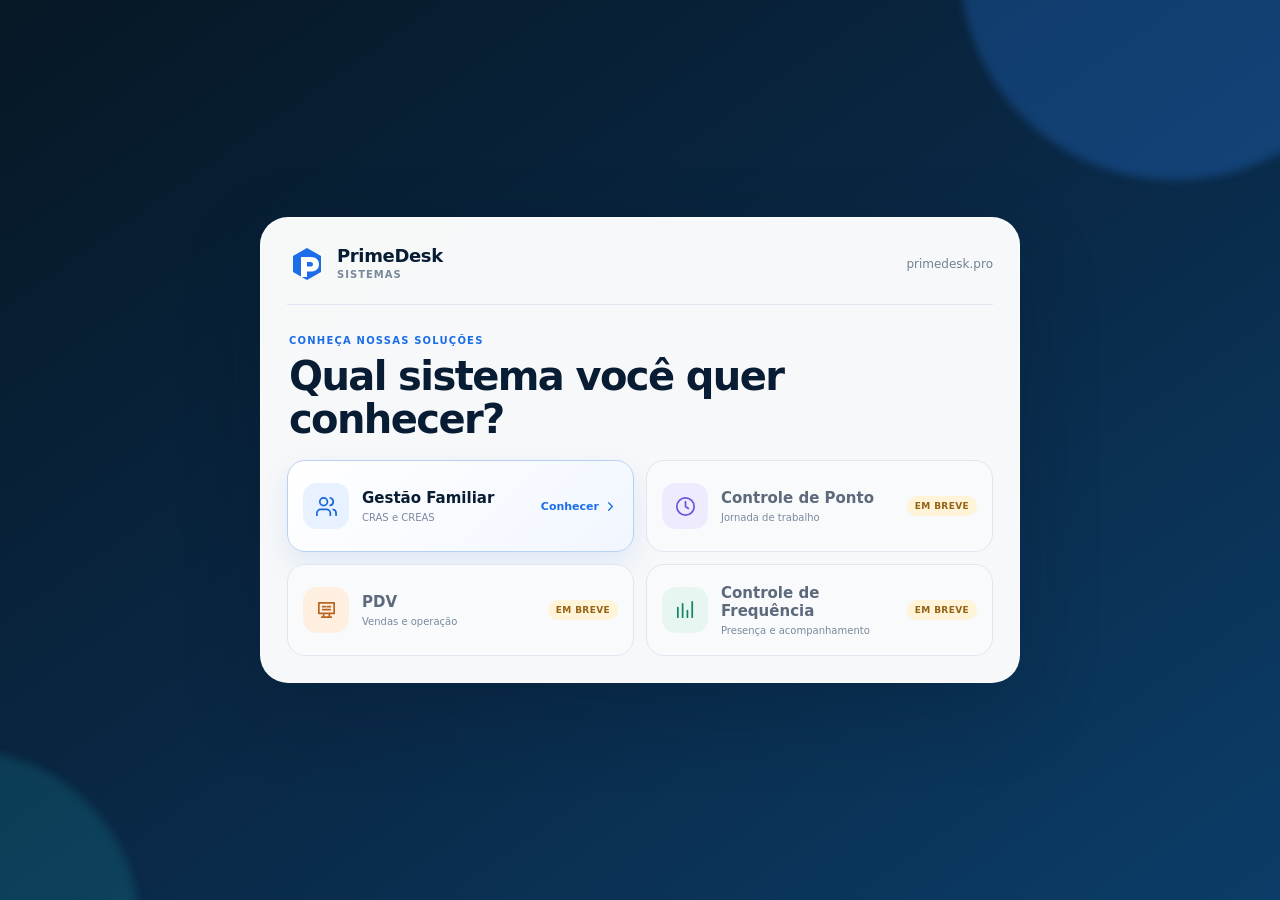
<file: index.html>
<!doctype html>
<html lang="pt-BR">
<head>
  <meta charset="utf-8">
  <meta name="viewport" content="width=device-width, initial-scale=1, viewport-fit=cover">
  <meta name="description" content="Escolha o sistema PrimeDesk que deseja conhecer.">
  <meta name="theme-color" content="#081d33">
  <title>PrimeDesk | Escolha um sistema</title>
  <link rel="stylesheet" href="styles.css">
</head>
<body>
  <main class="selection-page">
    <div class="background-orb orb-one" aria-hidden="true"></div>
    <div class="background-orb orb-two" aria-hidden="true"></div>

    <section class="system-picker" aria-labelledby="picker-title">
      <header class="picker-header">
        <a class="brand" href="./" aria-label="PrimeDesk Sistemas">
          <span class="brand-mark" aria-hidden="true">
            <svg viewBox="0 0 40 40"><path d="M20 4 34 12v16L20 36 6 28V12L20 4Z"/><path class="brand-cut" d="M14 13h9.5c5.5 0 8.5 2.8 8.5 7.2 0 4.5-3 7.3-8.5 7.3H20V33h-6V13Zm6 5v4.5h3.2c1.8 0 2.8-.8 2.8-2.3 0-1.4-1-2.2-2.8-2.2H20Z"/></svg>
          </span>
          <span class="brand-copy"><strong>PrimeDesk</strong><small>Sistemas</small></span>
        </a>
        <span class="domain">primedesk.pro</span>
      </header>

      <div class="picker-intro">
        <span class="eyebrow">Conheça nossas soluções</span>
        <h1 id="picker-title">Qual sistema você quer conhecer?</h1>
      </div>

      <div class="system-options" aria-label="Sistemas PrimeDesk">
        <a class="system-option available" href="gestao_familiar/">
          <span class="option-icon icon-family" aria-hidden="true">
            <svg viewBox="0 0 24 24"><path d="M16 21v-2a4 4 0 0 0-4-4H6a4 4 0 0 0-4 4v2M9 11a4 4 0 1 0 0-8 4 4 0 0 0 0 8Zm13 10v-2a4 4 0 0 0-3-3.87M16 3.13a4 4 0 0 1 0 7.75"/></svg>
          </span>
          <span class="option-copy"><strong>Gestão Familiar</strong><small>CRAS e CREAS</small></span>
          <span class="option-action">Conhecer <svg viewBox="0 0 24 24" aria-hidden="true"><path d="m9 18 6-6-6-6"/></svg></span>
        </a>

        <div class="system-option pending" aria-label="Controle de Ponto, em breve">
          <span class="option-icon icon-clock" aria-hidden="true">
            <svg viewBox="0 0 24 24"><circle cx="12" cy="12" r="9"/><path d="M12 7v5l3 2"/></svg>
          </span>
          <span class="option-copy"><strong>Controle de Ponto</strong><small>Jornada de trabalho</small></span>
          <span class="option-status">Em breve</span>
        </div>

        <div class="system-option pending" aria-label="PDV, em breve">
          <span class="option-icon icon-pdv" aria-hidden="true">
            <svg viewBox="0 0 24 24"><path d="M4 4h16v11H4zM7 19h10M9 15v4m6-4v4M8 8h3m2 0h3m-8 3h8"/></svg>
          </span>
          <span class="option-copy"><strong>PDV</strong><small>Vendas e operação</small></span>
          <span class="option-status">Em breve</span>
        </div>

        <div class="system-option pending" aria-label="Controle de Frequência, em breve">
          <span class="option-icon icon-frequency" aria-hidden="true">
            <svg viewBox="0 0 24 24"><path d="M4 19V9m5 10V5m5 14v-7m5 7V3"/></svg>
          </span>
          <span class="option-copy"><strong>Controle de Frequência</strong><small>Presença e acompanhamento</small></span>
          <span class="option-status">Em breve</span>
        </div>
      </div>
    </section>
  </main>

  <script src="script.js"></script>
</body>
</html>
</file>
<file: styles.css>
:root {
  --navy: #081d33;
  --navy-light: #0d3155;
  --blue: #1b6ee8;
  --ink: #10243b;
  --muted: #6a788b;
  --line: #dfe7f0;
  --white: #ffffff;
  --surface: #f5f8fc;
  --green: #12845b;
  --green-soft: #e7f7f0;
  --amber: #956313;
  --amber-soft: #fff3d8;
  --shadow: 0 28px 80px rgba(4, 20, 37, .22);
}

* { box-sizing: border-box; }
html { min-height: 100%; }
body {
  min-height: 100%;
  margin: 0;
  color: var(--ink);
  background: var(--navy);
  font-family: Inter, ui-sans-serif, system-ui, -apple-system, BlinkMacSystemFont, "Segoe UI", sans-serif;
  -webkit-font-smoothing: antialiased;
}
a { color: inherit; text-decoration: none; }
svg { display: block; }

.selection-page {
  position: relative;
  isolation: isolate;
  min-height: 100vh;
  min-height: 100svh;
  display: grid;
  place-items: center;
  overflow: hidden;
  padding: max(18px, env(safe-area-inset-top)) max(14px, env(safe-area-inset-right)) max(18px, env(safe-area-inset-bottom)) max(14px, env(safe-area-inset-left));
  background: linear-gradient(145deg, #061725 0%, #0a2b4a 58%, #0b3d68 100%);
}
.background-orb {
  position: absolute;
  z-index: -1;
  border-radius: 50%;
  filter: blur(4px);
  pointer-events: none;
}
.orb-one { width: 430px; height: 430px; top: -250px; right: -110px; background: rgba(46, 134, 255, .25); }
.orb-two { width: 360px; height: 360px; left: -220px; bottom: -210px; background: rgba(32, 184, 196, .16); }

.system-picker {
  width: min(100%, 760px);
  max-height: calc(100svh - 36px);
  overflow: auto;
  padding: 26px;
  border: 1px solid rgba(255,255,255,.5);
  border-radius: 28px;
  background: rgba(255,255,255,.97);
  box-shadow: var(--shadow);
  scrollbar-width: thin;
}
.picker-header {
  display: flex;
  align-items: center;
  justify-content: space-between;
  gap: 18px;
  padding-bottom: 20px;
  border-bottom: 1px solid var(--line);
}
.brand { display: inline-flex; align-items: center; gap: 10px; }
.brand-mark { width: 40px; height: 40px; }
.brand-mark svg { width: 100%; height: 100%; fill: var(--blue); }
.brand-mark .brand-cut { fill: var(--white); }
.brand-copy { display: flex; flex-direction: column; line-height: 1.05; }
.brand-copy strong { color: var(--navy); font-size: 18px; letter-spacing: -.02em; }
.brand-copy small { margin-top: 4px; color: #79889a; font-size: 10px; font-weight: 700; letter-spacing: .1em; text-transform: uppercase; }
.domain { color: #718095; font-size: 12px; }

.picker-intro { padding: 24px 2px 19px; }
.eyebrow { color: var(--blue); font-size: 10px; font-weight: 800; letter-spacing: .12em; text-transform: uppercase; }
.picker-intro h1 {
  max-width: 560px;
  margin: 7px 0 0;
  color: var(--navy);
  font-size: clamp(28px, 5vw, 40px);
  line-height: 1.08;
  letter-spacing: -.04em;
}

.system-options { display: grid; grid-template-columns: repeat(2, minmax(0, 1fr)); gap: 12px; }
.system-option {
  min-width: 0;
  min-height: 92px;
  display: grid;
  grid-template-columns: auto minmax(0, 1fr) auto;
  align-items: center;
  gap: 13px;
  padding: 15px;
  border: 1px solid var(--line);
  border-radius: 18px;
  background: var(--white);
}
.system-option.available {
  border-color: #b7d1f5;
  background: linear-gradient(135deg, #ffffff, #f1f6ff);
  box-shadow: 0 12px 30px rgba(27,110,232,.11);
  transition: transform .2s ease, border-color .2s ease, box-shadow .2s ease;
}
.system-option.available:hover,
.system-option.available:focus-visible {
  transform: translateY(-2px);
  border-color: #78a9ec;
  box-shadow: 0 16px 34px rgba(27,110,232,.17);
  outline: none;
}
.system-option.pending { color: #7d8998; background: #f8fafc; }
.option-icon {
  width: 46px;
  height: 46px;
  display: grid;
  place-items: center;
  border-radius: 14px;
}
.option-icon svg { width: 23px; height: 23px; fill: none; stroke: currentColor; stroke-width: 1.8; stroke-linecap: round; stroke-linejoin: round; }
.icon-family { color: #1767da; background: #e8f1ff; }
.icon-clock { color: #6757d8; background: #eeebff; }
.icon-pdv { color: #b96520; background: #ffefe1; }
.icon-frequency { color: #148369; background: #e7f6f1; }
.option-copy { min-width: 0; display: flex; flex-direction: column; }
.option-copy strong { overflow-wrap: anywhere; color: var(--navy); font-size: 15px; line-height: 1.2; }
.pending .option-copy strong { color: #5d6a7b; }
.option-copy small { margin-top: 4px; color: #7a899c; font-size: 10px; line-height: 1.3; }
.option-action { display: inline-flex; align-items: center; gap: 4px; color: var(--blue); font-size: 11px; font-weight: 800; white-space: nowrap; }
.option-action svg { width: 15px; height: 15px; fill: none; stroke: currentColor; stroke-width: 2; stroke-linecap: round; stroke-linejoin: round; }
.option-status { padding: 5px 8px; border-radius: 999px; color: var(--amber); background: var(--amber-soft); font-size: 9px; font-weight: 800; letter-spacing: .04em; text-transform: uppercase; white-space: nowrap; }

@media (max-width: 620px) {
  .selection-page { place-items: start center; overflow: auto; }
  .system-picker { max-height: none; padding: 20px; border-radius: 23px; }
  .picker-header { padding-bottom: 16px; }
  .domain { display: none; }
  .picker-intro { padding: 20px 0 16px; }
  .picker-intro h1 { font-size: 30px; }
  .system-options { grid-template-columns: 1fr; gap: 10px; }
  .system-option { min-height: 76px; padding: 12px; border-radius: 16px; }
  .option-icon { width: 42px; height: 42px; border-radius: 13px; }
}

@media (max-width: 370px) {
  .system-picker { padding: 16px; }
  .picker-intro h1 { font-size: 27px; }
  .system-option { grid-template-columns: auto minmax(0, 1fr); }
  .option-action, .option-status { grid-column: 2; justify-self: start; }
}

@media (prefers-reduced-motion: reduce) {
  .system-option.available { transition: none; }
}
</file>
